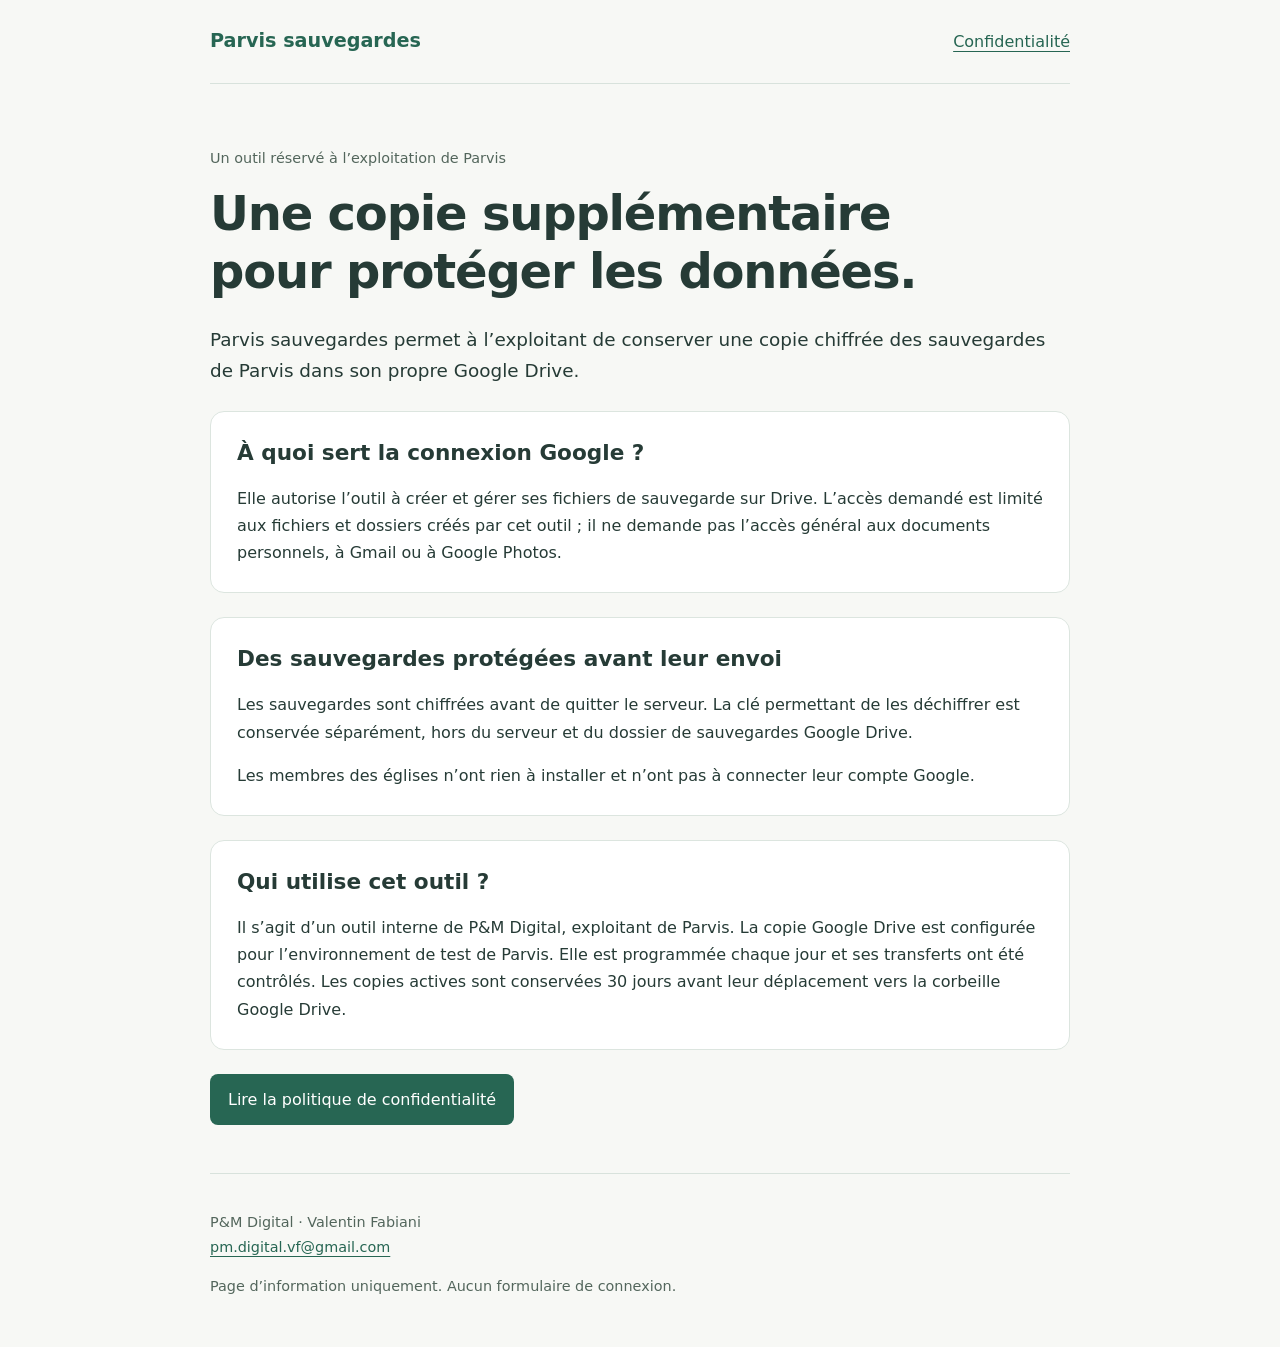
<file: index.html>
<!doctype html>
<html lang="fr">
<head>
  <meta charset="utf-8">
  <meta name="viewport" content="width=device-width, initial-scale=1">
  <meta name="description" content="Présentation de Parvis sauvegardes, l’outil de copie chiffrée des sauvegardes Parvis sur Google Drive.">
  <title>Parvis sauvegardes</title>
  <link rel="stylesheet" href="style.css">
</head>
<body>
  <header><a class="brand" href="./">Parvis sauvegardes</a><nav aria-label="Navigation"><a href="confidentialite.html">Confidentialité</a></nav></header>
  <main>
    <p class="eyebrow">Un outil réservé à l’exploitation de Parvis</p>
    <h1>Une copie supplémentaire pour protéger les données.</h1>
    <p class="intro">Parvis sauvegardes permet à l’exploitant de conserver une copie chiffrée des sauvegardes de Parvis dans son propre Google Drive.</p>
    <section><h2>À quoi sert la connexion Google ?</h2><p>Elle autorise l’outil à créer et gérer ses fichiers de sauvegarde sur Drive. L’accès demandé est limité aux fichiers et dossiers créés par cet outil ; il ne demande pas l’accès général aux documents personnels, à Gmail ou à Google Photos.</p></section>
    <section><h2>Des sauvegardes protégées avant leur envoi</h2><p>Les sauvegardes sont chiffrées avant de quitter le serveur. La clé permettant de les déchiffrer est conservée séparément, hors du serveur et du dossier de sauvegardes Google Drive.</p><p>Les membres des églises n’ont rien à installer et n’ont pas à connecter leur compte Google.</p></section>
    <section><h2>Qui utilise cet outil ?</h2><p>Il s’agit d’un outil interne de P&amp;M Digital, exploitant de Parvis. La copie Google Drive est configurée pour l’environnement de test de Parvis. Elle est programmée chaque jour et ses transferts ont été contrôlés. Les copies actives sont conservées 30 jours avant leur déplacement vers la corbeille Google Drive.</p></section>
    <a class="button" href="confidentialite.html">Lire la politique de confidentialité</a>
  </main>
  <footer><p>P&amp;M Digital · Valentin Fabiani<br><a href="mailto:pm.digital.vf@gmail.com">pm.digital.vf@gmail.com</a></p><p>Page d’information uniquement. Aucun formulaire de connexion.</p></footer>
</body>
</html>
</file>
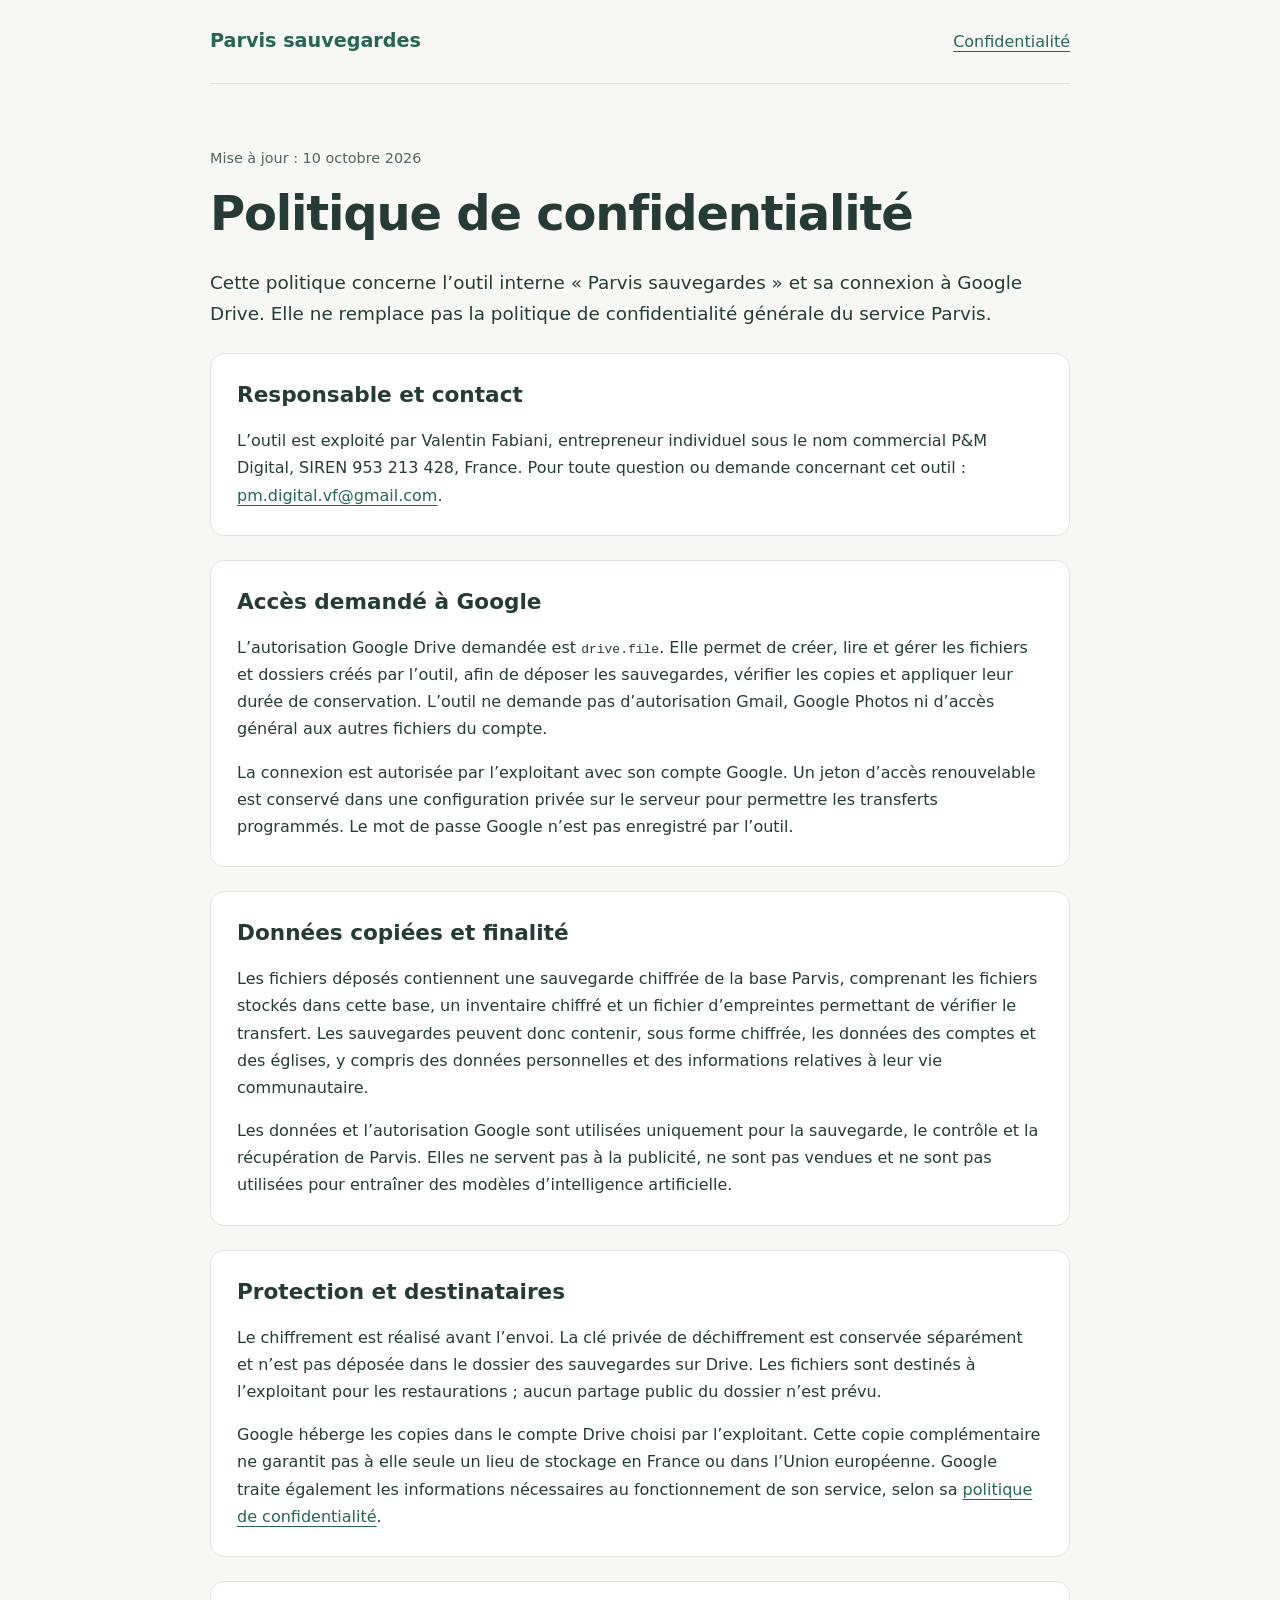
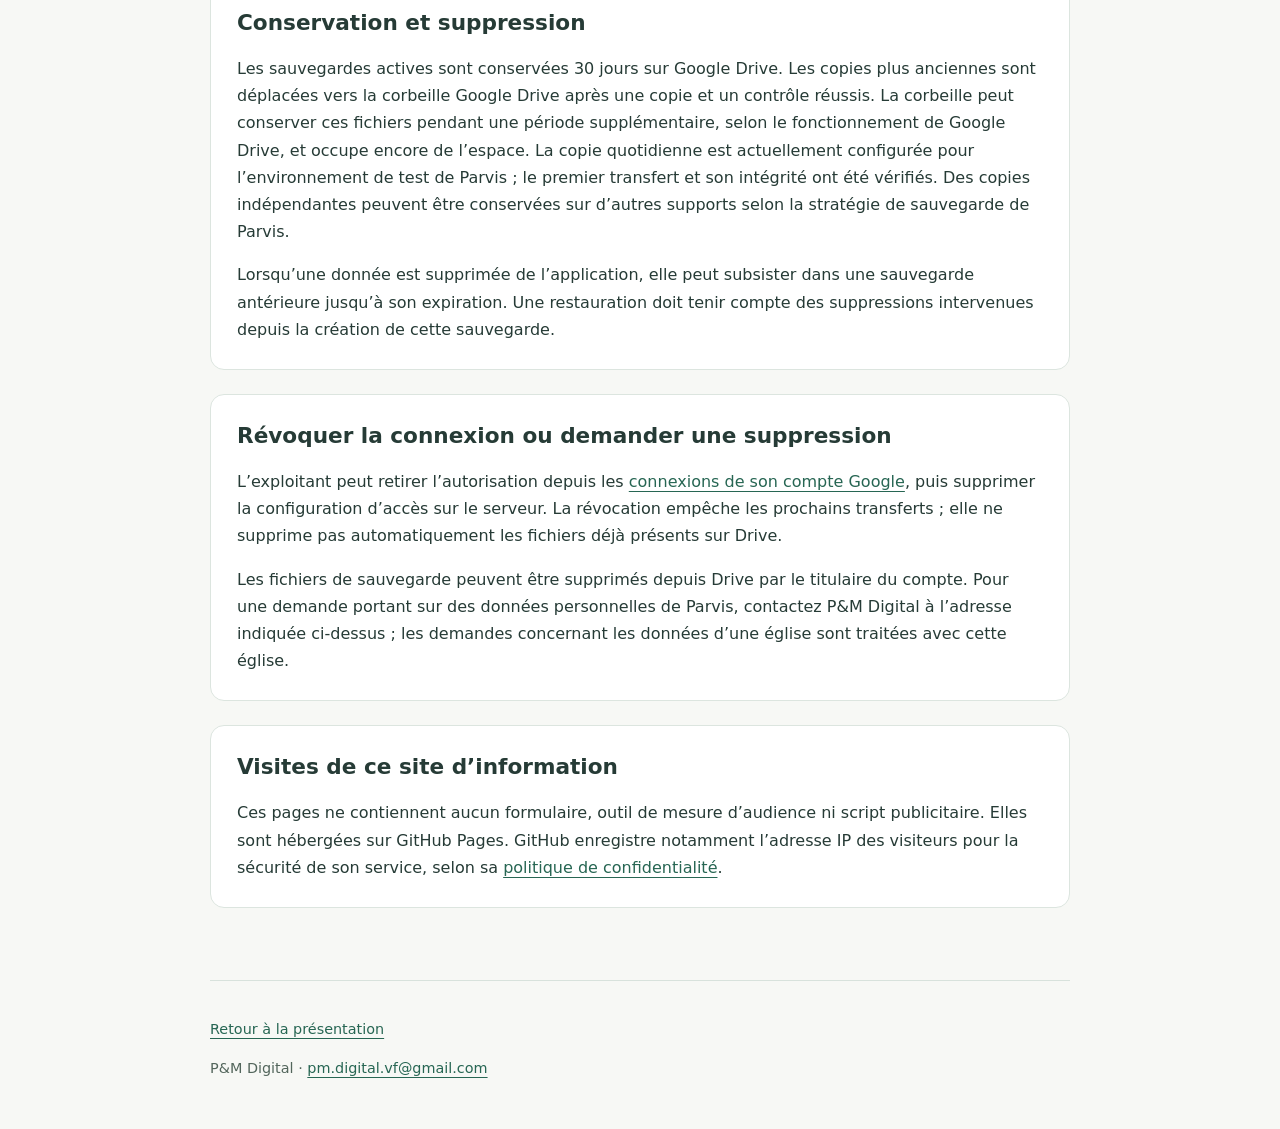
<file: confidentialite.html>
<!doctype html>
<html lang="fr">
<head>
  <meta charset="utf-8">
  <meta name="viewport" content="width=device-width, initial-scale=1">
  <meta name="description" content="Utilisation des données et de l’autorisation Google Drive par Parvis sauvegardes.">
  <title>Confidentialité · Parvis sauvegardes</title>
  <link rel="stylesheet" href="style.css">
</head>
<body>
  <header><a class="brand" href="./">Parvis sauvegardes</a><nav aria-label="Navigation"><a href="confidentialite.html" aria-current="page">Confidentialité</a></nav></header>
  <main>
    <p class="eyebrow">Mise à jour : 10 octobre 2026</p>
    <h1>Politique de confidentialité</h1>
    <p class="intro">Cette politique concerne l’outil interne « Parvis sauvegardes » et sa connexion à Google Drive. Elle ne remplace pas la politique de confidentialité générale du service Parvis.</p>
    <section><h2>Responsable et contact</h2><p>L’outil est exploité par Valentin Fabiani, entrepreneur individuel sous le nom commercial P&amp;M Digital, SIREN 953 213 428, France. Pour toute question ou demande concernant cet outil : <a href="mailto:pm.digital.vf@gmail.com">pm.digital.vf@gmail.com</a>.</p></section>
    <section><h2>Accès demandé à Google</h2><p>L’autorisation Google Drive demandée est <code>drive.file</code>. Elle permet de créer, lire et gérer les fichiers et dossiers créés par l’outil, afin de déposer les sauvegardes, vérifier les copies et appliquer leur durée de conservation. L’outil ne demande pas d’autorisation Gmail, Google Photos ni d’accès général aux autres fichiers du compte.</p><p>La connexion est autorisée par l’exploitant avec son compte Google. Un jeton d’accès renouvelable est conservé dans une configuration privée sur le serveur pour permettre les transferts programmés. Le mot de passe Google n’est pas enregistré par l’outil.</p></section>
    <section><h2>Données copiées et finalité</h2><p>Les fichiers déposés contiennent une sauvegarde chiffrée de la base Parvis, comprenant les fichiers stockés dans cette base, un inventaire chiffré et un fichier d’empreintes permettant de vérifier le transfert. Les sauvegardes peuvent donc contenir, sous forme chiffrée, les données des comptes et des églises, y compris des données personnelles et des informations relatives à leur vie communautaire.</p><p>Les données et l’autorisation Google sont utilisées uniquement pour la sauvegarde, le contrôle et la récupération de Parvis. Elles ne servent pas à la publicité, ne sont pas vendues et ne sont pas utilisées pour entraîner des modèles d’intelligence artificielle.</p></section>
    <section><h2>Protection et destinataires</h2><p>Le chiffrement est réalisé avant l’envoi. La clé privée de déchiffrement est conservée séparément et n’est pas déposée dans le dossier des sauvegardes sur Drive. Les fichiers sont destinés à l’exploitant pour les restaurations ; aucun partage public du dossier n’est prévu.</p><p>Google héberge les copies dans le compte Drive choisi par l’exploitant. Cette copie complémentaire ne garantit pas à elle seule un lieu de stockage en France ou dans l’Union européenne. Google traite également les informations nécessaires au fonctionnement de son service, selon sa <a href="https://policies.google.com/privacy">politique de confidentialité</a>.</p></section>
    <section><h2>Conservation et suppression</h2><p>Les sauvegardes actives sont conservées 30 jours sur Google Drive. Les copies plus anciennes sont déplacées vers la corbeille Google Drive après une copie et un contrôle réussis. La corbeille peut conserver ces fichiers pendant une période supplémentaire, selon le fonctionnement de Google Drive, et occupe encore de l’espace. La copie quotidienne est actuellement configurée pour l’environnement de test de Parvis ; le premier transfert et son intégrité ont été vérifiés. Des copies indépendantes peuvent être conservées sur d’autres supports selon la stratégie de sauvegarde de Parvis.</p><p>Lorsqu’une donnée est supprimée de l’application, elle peut subsister dans une sauvegarde antérieure jusqu’à son expiration. Une restauration doit tenir compte des suppressions intervenues depuis la création de cette sauvegarde.</p></section>
    <section><h2>Révoquer la connexion ou demander une suppression</h2><p>L’exploitant peut retirer l’autorisation depuis les <a href="https://myaccount.google.com/connections">connexions de son compte Google</a>, puis supprimer la configuration d’accès sur le serveur. La révocation empêche les prochains transferts ; elle ne supprime pas automatiquement les fichiers déjà présents sur Drive.</p><p>Les fichiers de sauvegarde peuvent être supprimés depuis Drive par le titulaire du compte. Pour une demande portant sur des données personnelles de Parvis, contactez P&amp;M Digital à l’adresse indiquée ci-dessus ; les demandes concernant les données d’une église sont traitées avec cette église.</p></section>
    <section><h2>Visites de ce site d’information</h2><p>Ces pages ne contiennent aucun formulaire, outil de mesure d’audience ni script publicitaire. Elles sont hébergées sur GitHub Pages. GitHub enregistre notamment l’adresse IP des visiteurs pour la sécurité de son service, selon sa <a href="https://docs.github.com/en/site-policy/privacy-policies/github-general-privacy-statement">politique de confidentialité</a>.</p></section>
  </main>
  <footer><p><a href="./">Retour à la présentation</a></p><p>P&amp;M Digital · <a href="mailto:pm.digital.vf@gmail.com">pm.digital.vf@gmail.com</a></p></footer>
</body>
</html>
</file>
<file: style.css>
:root { color-scheme: light; font-family: system-ui, sans-serif; color: #263b36; background: #f7f8f5; }
* { box-sizing: border-box; }
body { margin: 0; line-height: 1.7; }
header, main, footer { width: min(860px, calc(100% - 40px)); margin: auto; }
header { display: flex; justify-content: space-between; gap: 20px; align-items: center; padding: 25px 0; border-bottom: 1px solid #d8e2dc; }
a { color: #276653; text-underline-offset: 4px; }
.brand { font-size: 1.2rem; font-weight: 750; text-decoration: none; }
main { padding: 48px 0; }
h1 { font-size: clamp(2rem, 5vw, 3rem); line-height: 1.2; letter-spacing: -.025em; max-width: 760px; margin: 12px 0 24px; }
h2 { font-size: 1.35rem; line-height: 1.35; margin-top: 0; }
.eyebrow { color: #53665c; font-size: .9rem; }
.intro { font-size: 1.15rem; }
section { padding: 26px; margin: 24px 0; background: #fff; border: 1px solid #dce5df; border-radius: 14px; }
section p:last-child { margin-bottom: 0; }
.button { display: inline-block; border-radius: 8px; padding: 12px 18px; background: #276653; color: #fff; text-decoration: none; }
footer { padding: 22px 0 34px; border-top: 1px solid #d8e2dc; font-size: .9rem; color: #53665c; }
code { overflow-wrap: anywhere; }
a:focus-visible { outline: 3px solid #bd762c; outline-offset: 4px; }
@media (max-width: 500px) { header { align-items: flex-start; flex-direction: column; gap: 8px; } main { padding-top: 28px; } section { padding: 20px; } }
</file>
